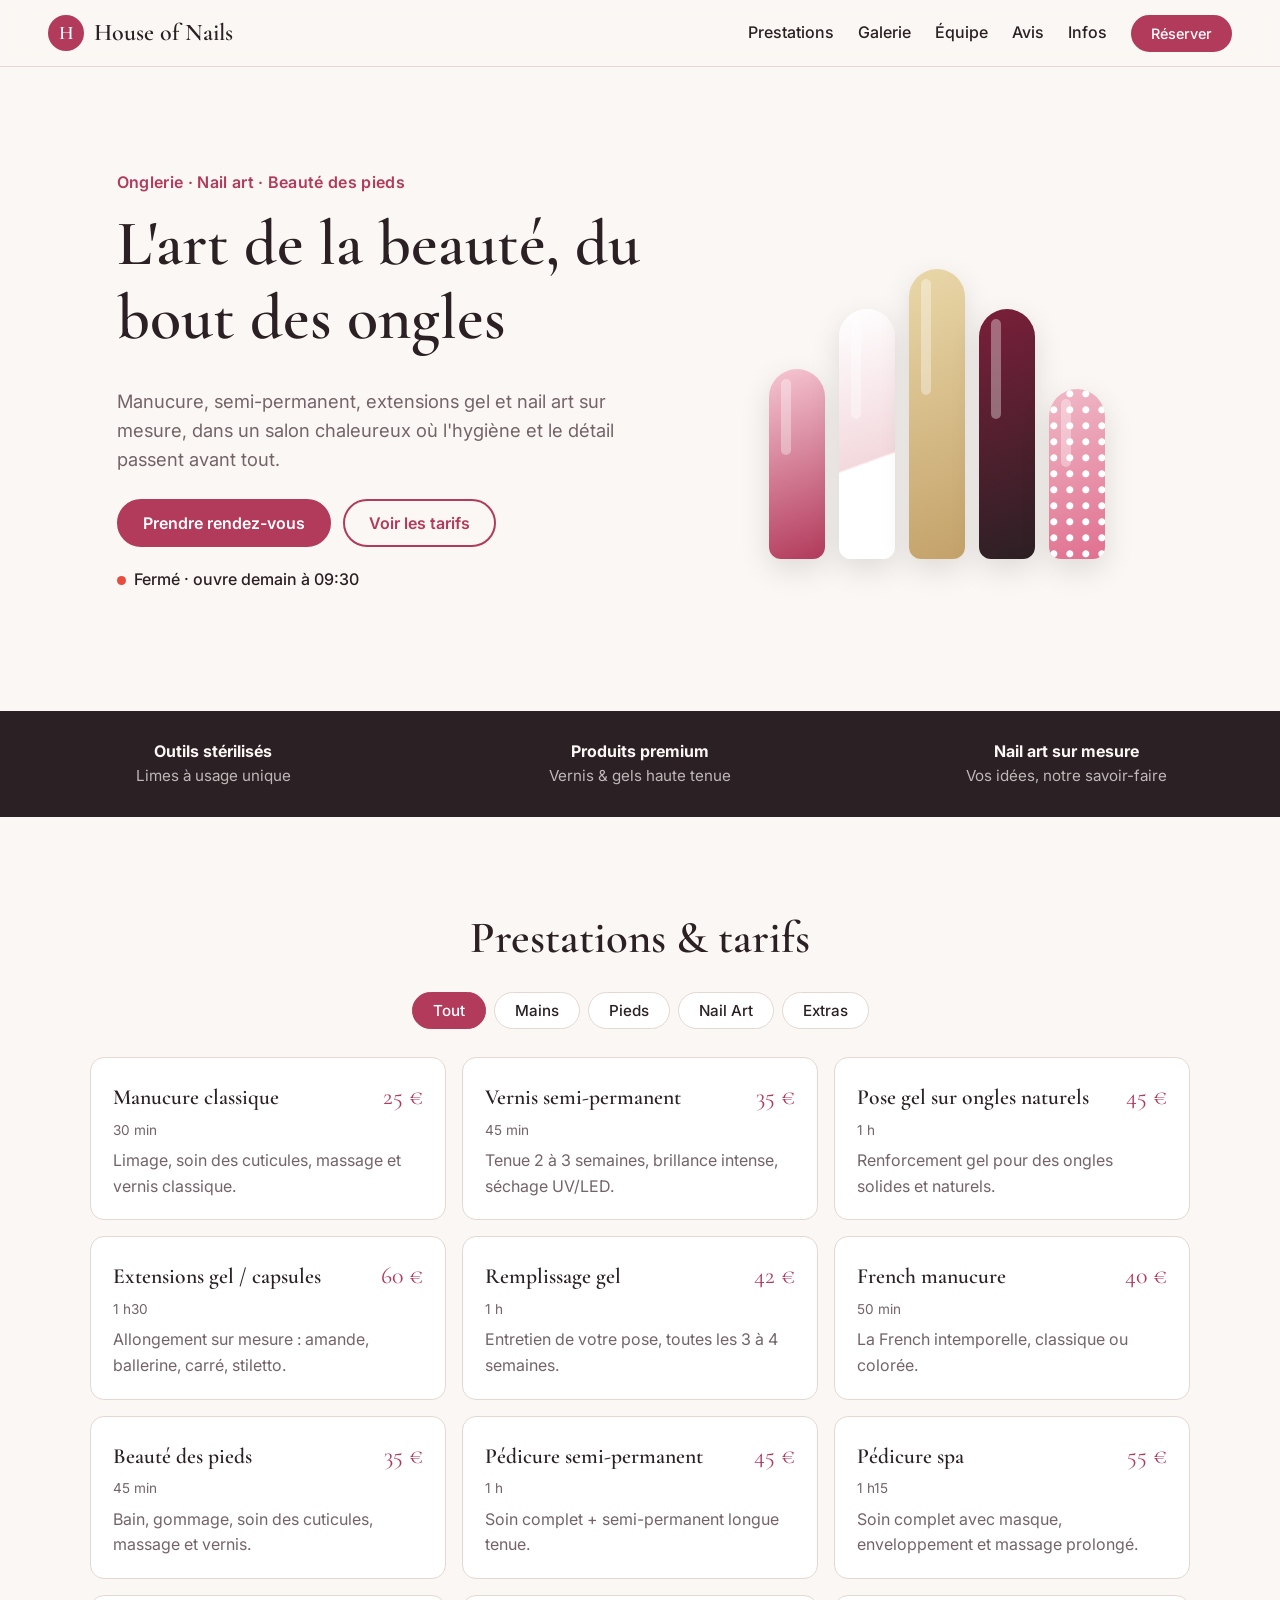
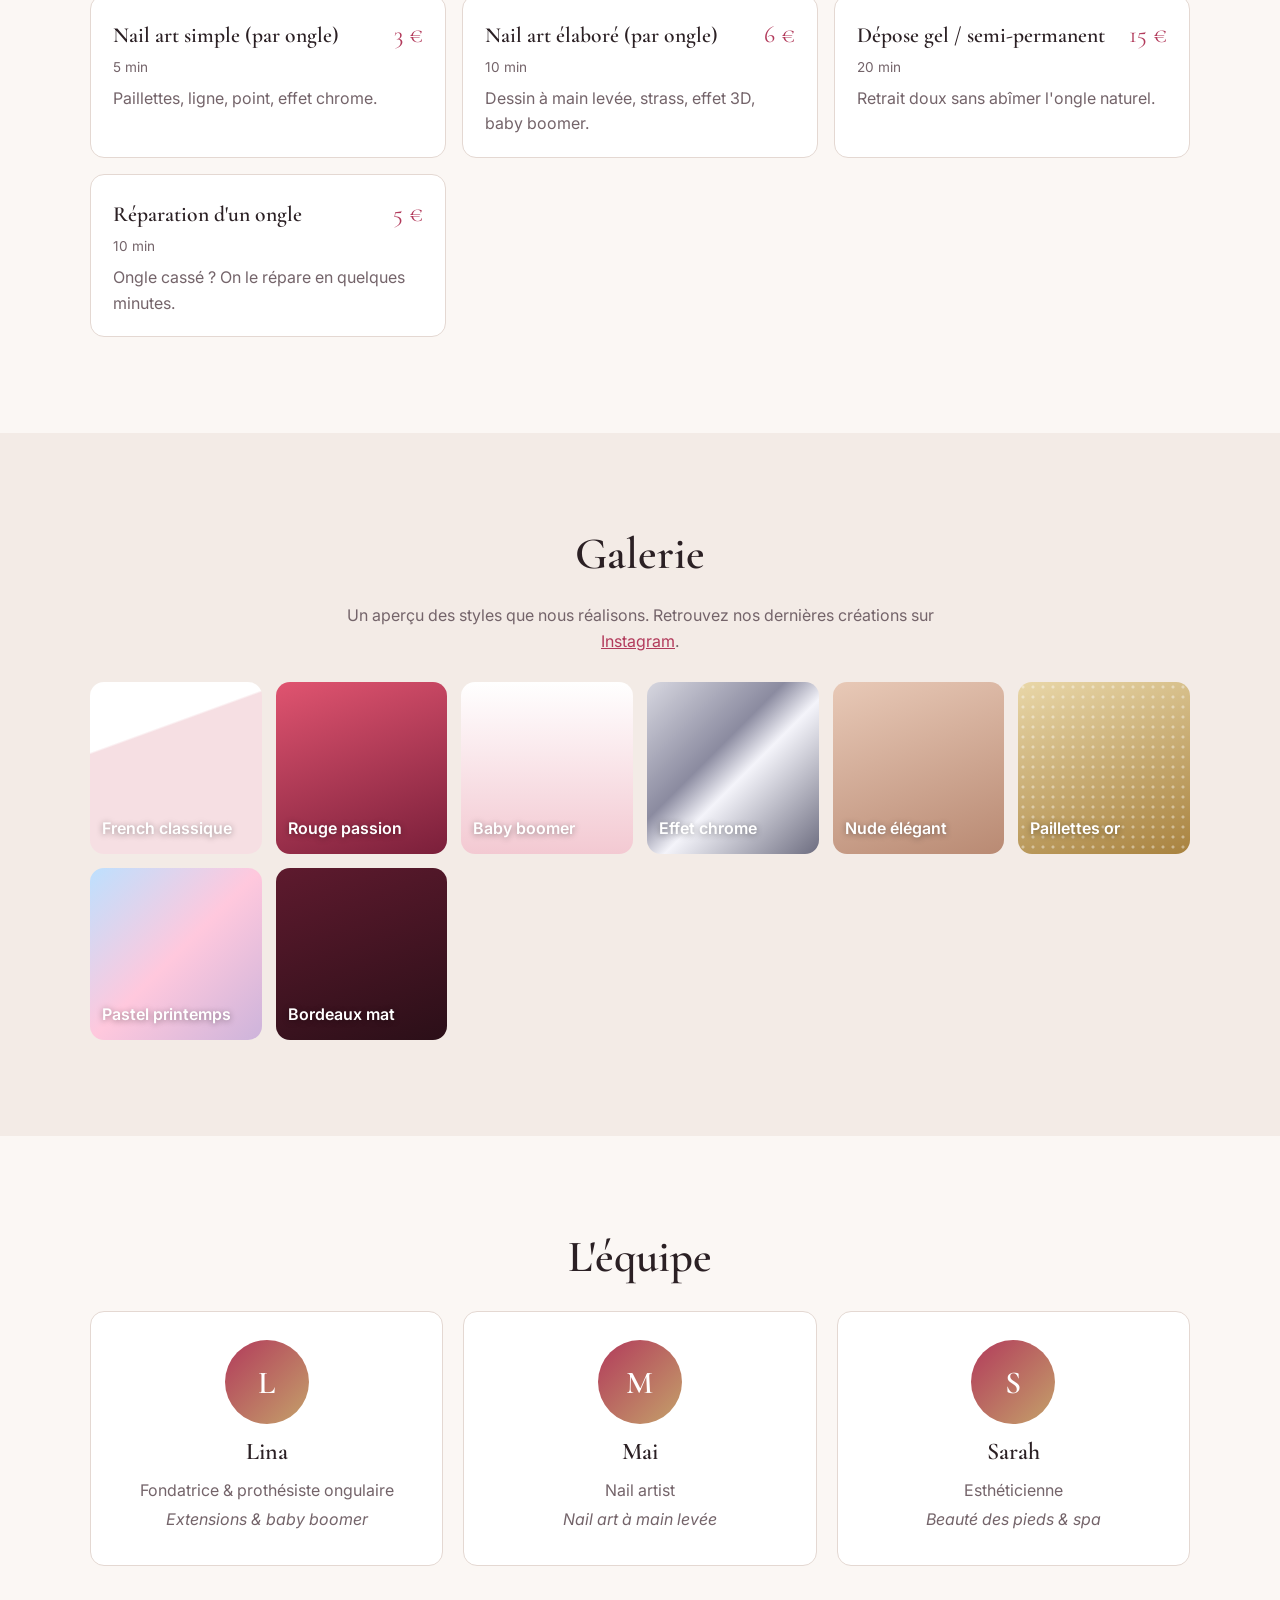
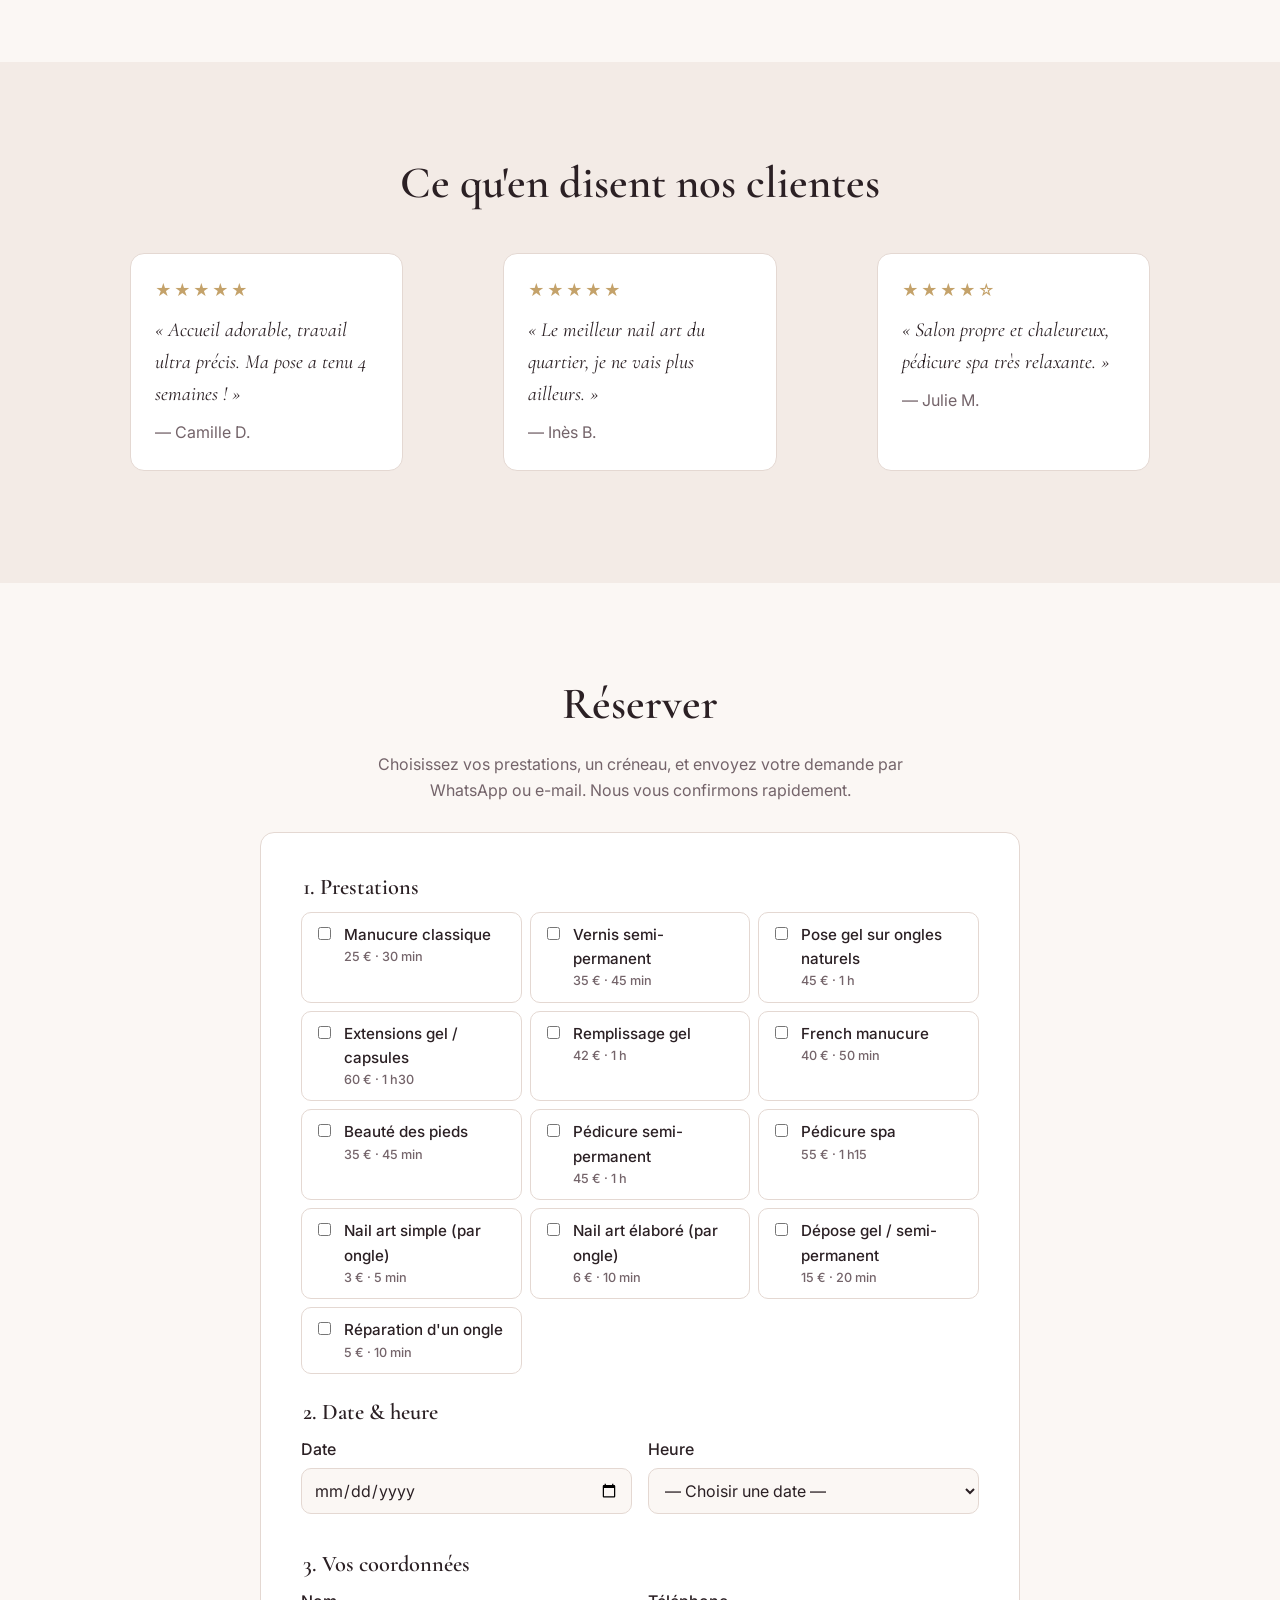
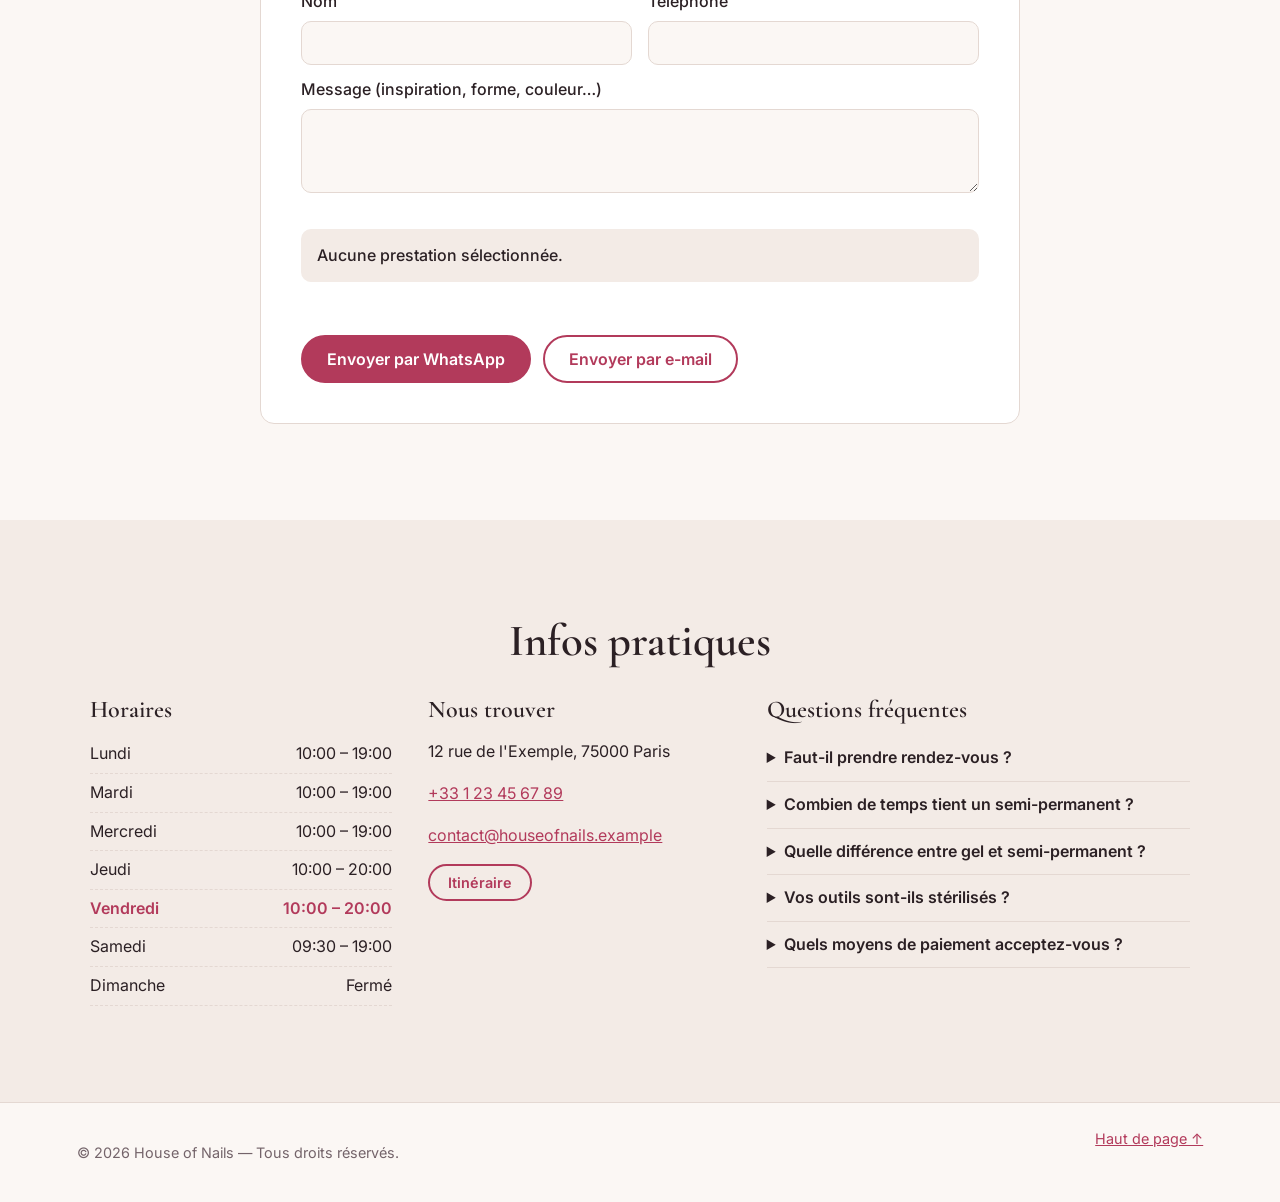
<file: index.html>
<!doctype html>
<html lang="fr">
<head>
  <meta charset="utf-8">
  <meta name="viewport" content="width=device-width, initial-scale=1">
  <title>House of Nails — Onglerie & Nail Art</title>
  <meta name="description" content="House of Nails : manucure, semi-permanent, extensions gel, nail art et beauté des pieds. Réservez en ligne.">
  <link rel="preconnect" href="https://fonts.googleapis.com">
  <link rel="preconnect" href="https://fonts.gstatic.com" crossorigin>
  <link href="https://fonts.googleapis.com/css2?family=Cormorant+Garamond:ital,wght@0,500;0,600;1,500&family=Inter:wght@400;500;600&display=swap" rel="stylesheet">
  <link rel="stylesheet" href="styles.css">
</head>
<body>
  <header class="nav" id="top">
    <a href="#top" class="logo"><span class="logo-mark">H</span><span data-bind="nom">House of Nails</span></a>
    <button class="burger" aria-label="Menu" aria-expanded="false"><span></span><span></span></button>
    <nav class="menu">
      <a href="#prestations">Prestations</a>
      <a href="#galerie">Galerie</a>
      <a href="#equipe">Équipe</a>
      <a href="#avis">Avis</a>
      <a href="#infos">Infos</a>
      <a href="#reserver" class="btn btn-small">Réserver</a>
    </nav>
  </header>

  <main>
    <section class="hero">
      <div class="hero-text">
        <p class="eyebrow">Onglerie · Nail art · Beauté des pieds</p>
        <h1 data-bind="slogan">L'art de la beauté, du bout des ongles</h1>
        <p class="lead">Manucure, semi-permanent, extensions gel et nail art sur mesure, dans un salon chaleureux où l'hygiène et le détail passent avant tout.</p>
        <div class="hero-cta">
          <a href="#reserver" class="btn">Prendre rendez-vous</a>
          <a href="#prestations" class="btn btn-ghost">Voir les tarifs</a>
        </div>
        <p class="status" id="open-status"></p>
      </div>
      <div class="hero-visual" aria-hidden="true">
        <div class="nail n1"></div><div class="nail n2"></div><div class="nail n3"></div>
        <div class="nail n4"></div><div class="nail n5"></div>
      </div>
    </section>

    <section class="strip">
      <div><strong>Outils stérilisés</strong><span>Limes à usage unique</span></div>
      <div><strong>Produits premium</strong><span>Vernis & gels haute tenue</span></div>
      <div><strong>Nail art sur mesure</strong><span>Vos idées, notre savoir-faire</span></div>
    </section>

    <section id="prestations" class="section">
      <h2>Prestations & tarifs</h2>
      <div class="tabs" role="tablist" id="tabs"></div>
      <div class="services" id="services"></div>
    </section>

    <section id="galerie" class="section alt">
      <h2>Galerie</h2>
      <p class="sub">Un aperçu des styles que nous réalisons. Retrouvez nos dernières créations sur <a id="insta-link" href="#" target="_blank" rel="noopener">Instagram</a>.</p>
      <div class="gallery" id="gallery"></div>
    </section>

    <section id="equipe" class="section">
      <h2>L'équipe</h2>
      <div class="team" id="team"></div>
    </section>

    <section id="avis" class="section alt">
      <h2>Ce qu'en disent nos clientes</h2>
      <div class="reviews" id="reviews"></div>
    </section>

    <section id="reserver" class="section">
      <h2>Réserver</h2>
      <p class="sub">Choisissez vos prestations, un créneau, et envoyez votre demande par WhatsApp ou e-mail. Nous vous confirmons rapidement.</p>
      <form class="booking" id="booking" novalidate>
        <fieldset>
          <legend>1. Prestations</legend>
          <div class="checks" id="booking-services"></div>
        </fieldset>
        <fieldset>
          <legend>2. Date & heure</legend>
          <div class="row">
            <label>Date<input type="date" name="date" required></label>
            <label>Heure<select name="heure" required><option value="">— Choisir une date —</option></select></label>
          </div>
        </fieldset>
        <fieldset>
          <legend>3. Vos coordonnées</legend>
          <div class="row">
            <label>Nom<input type="text" name="nom" autocomplete="name" required></label>
            <label>Téléphone<input type="tel" name="tel" autocomplete="tel" required></label>
          </div>
          <label>Message (inspiration, forme, couleur…)<textarea name="message" rows="3"></textarea></label>
        </fieldset>
        <div class="summary" id="summary">Aucune prestation sélectionnée.</div>
        <p class="error" id="form-error" role="alert"></p>
        <div class="hero-cta">
          <button type="submit" class="btn" data-via="whatsapp">Envoyer par WhatsApp</button>
          <button type="submit" class="btn btn-ghost" data-via="email">Envoyer par e-mail</button>
        </div>
      </form>
    </section>

    <section id="infos" class="section alt">
      <h2>Infos pratiques</h2>
      <div class="infos">
        <div>
          <h3>Horaires</h3>
          <ul class="hours" id="hours"></ul>
        </div>
        <div>
          <h3>Nous trouver</h3>
          <p data-bind="adresse"></p>
          <p><a id="tel-link" href="#"></a></p>
          <p><a id="mail-link" href="#"></a></p>
          <a class="btn btn-ghost btn-small" id="maps-link" target="_blank" rel="noopener">Itinéraire</a>
        </div>
        <div>
          <h3>Questions fréquentes</h3>
          <div class="faq" id="faq"></div>
        </div>
      </div>
    </section>
  </main>

  <footer class="footer">
    <p>© <span id="year"></span> <span data-bind="nom">House of Nails</span> — Tous droits réservés.</p>
    <a href="#top">Haut de page ↑</a>
  </footer>

  <script src="config.js"></script>
  <script src="script.js"></script>
</body>
</html>
</file>
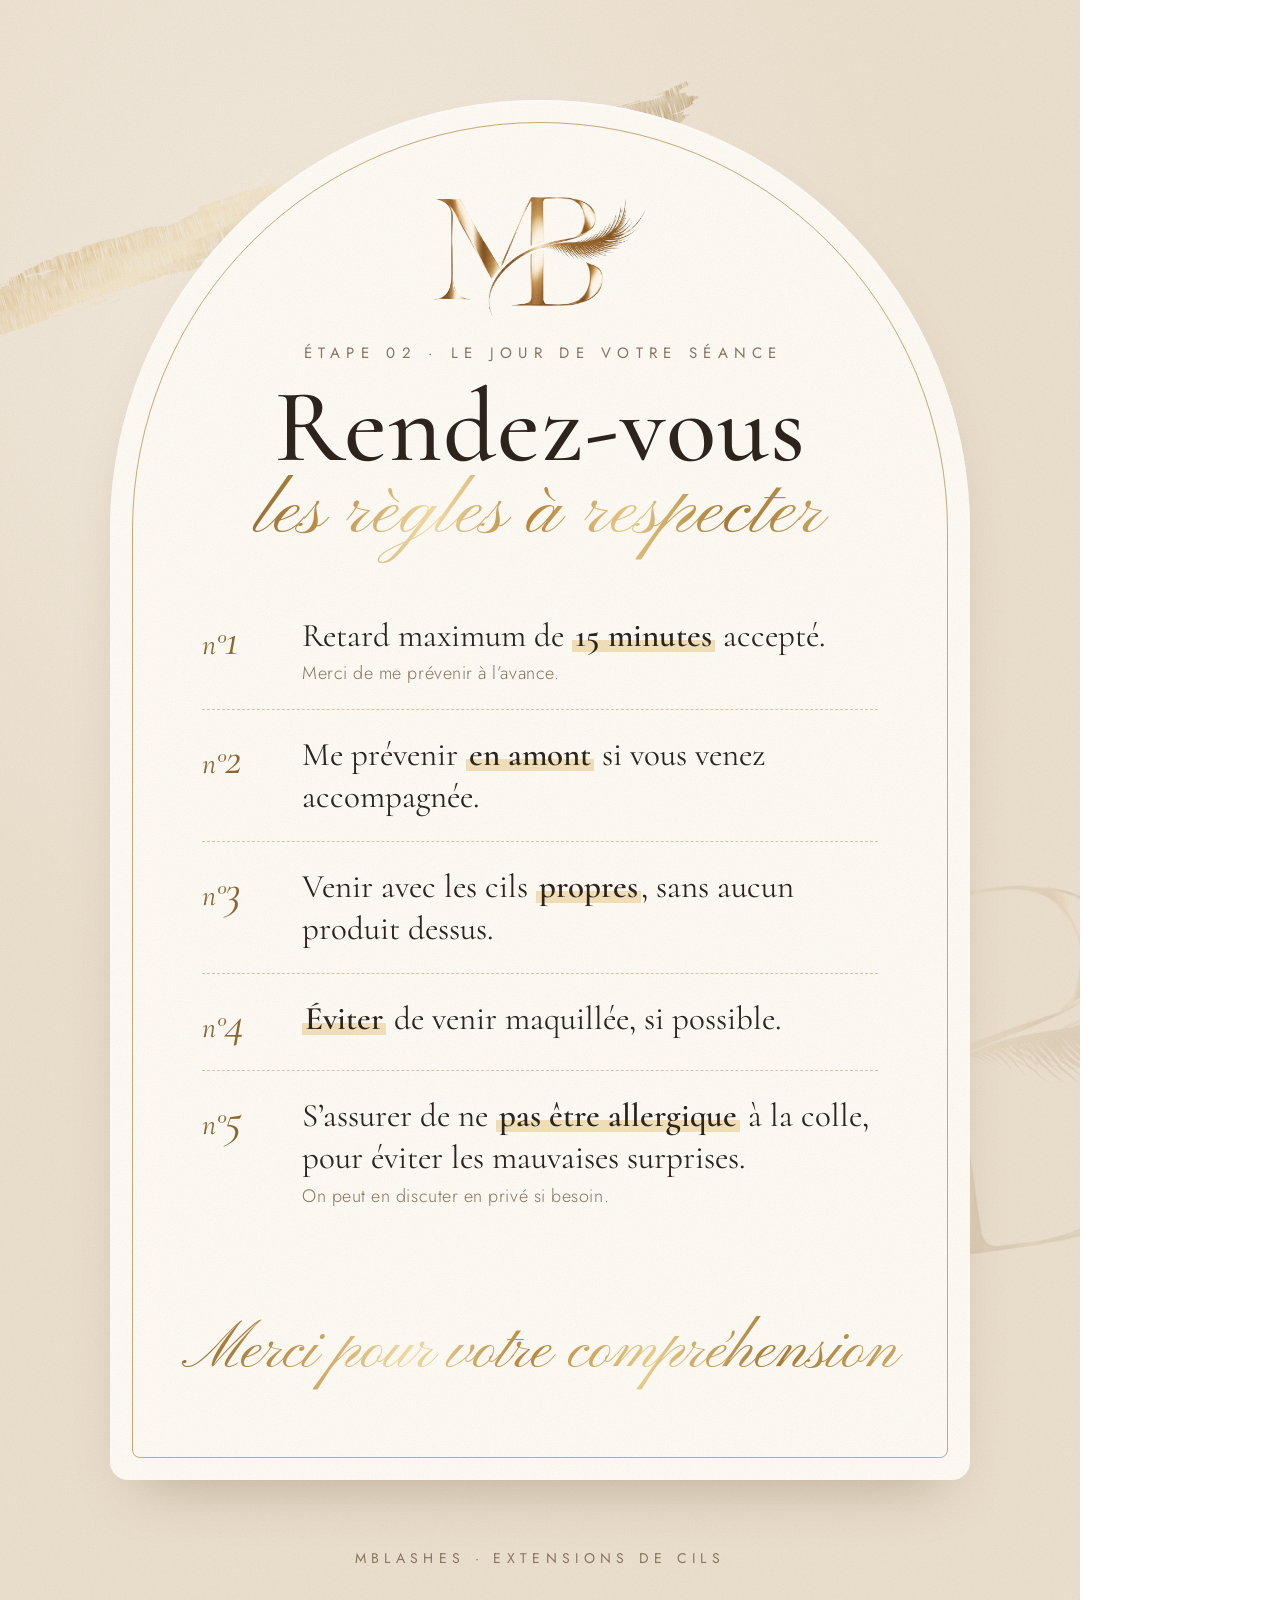
<file: affiche/conditions-v3.html>
<!doctype html>
<html lang="fr">
<head>
<meta charset="utf-8">
<title>MBLashes Conditions</title>
<link href="https://fonts.googleapis.com/css2?family=Cormorant:ital,wght@0,400;0,500;0,600;1,400;1,500&family=Pinyon+Script&family=Jost:wght@300;400&display=swap" rel="stylesheet">
<style>
  :root{--ink:#2d241c;--muted:#8a7762;--sand:#ece1d0;--card:#fffcf7;--gold:#b48a45;--gold-d:#8d6930;
    --foil:linear-gradient(105deg,#8a652a 0%,#c69a52 18%,#f3dfa6 33%,#b9883d 48%,#e9cd8a 64%,#a77c35 80%,#d8b66f 100%)}
  *{box-sizing:border-box;margin:0;padding:0}
  html,body{width:1080px;height:1620px}
  body{font-family:'Cormorant',serif;color:var(--ink);overflow:hidden}
  .poster{position:relative;width:1080px;height:1620px;overflow:hidden;
    background:radial-gradient(ellipse 80% 60% at 30% 20%,#f4ecdf,transparent 70%),var(--sand)}
  .grain{position:absolute;inset:0;mix-blend-mode:multiply;opacity:.6;z-index:30;pointer-events:none}
  .foil{background:var(--foil);-webkit-background-clip:text;background-clip:text;color:transparent}

  .water{position:absolute;right:-230px;bottom:330px;width:720px;opacity:.13;transform:rotate(-8deg);z-index:1}
  .brush{position:absolute;top:120px;left:-160px;width:900px;transform:rotate(-16deg);z-index:1}

  .arch{position:absolute;left:110px;right:110px;top:100px;height:1380px;background:var(--card);
    border-radius:430px 430px 18px 18px;box-shadow:0 30px 60px -30px rgba(90,64,30,.35),0 2px 0 rgba(255,255,255,.8) inset;z-index:2}
  .arch::before{content:"";position:absolute;inset:22px;border-radius:410px 410px 8px 8px;border:1.3px solid rgba(180,138,69,.7)}
  .inner{position:absolute;inset:0;padding:96px 92px 0;display:flex;flex-direction:column;align-items:center;z-index:3}

  .logo{height:120px}
  .kicker{margin-top:26px;font-family:'Jost';font-weight:400;font-size:15px;letter-spacing:.42em;color:var(--muted);padding-left:.42em}
  h1{margin-top:14px;font-weight:500;font-size:104px;line-height:.95;letter-spacing:.01em;text-align:center}
  h1 em{display:block;font-family:'Pinyon Script';font-style:normal;font-weight:400;font-size:80px;margin-top:-2px;white-space:nowrap;padding:0 20px 18px}

  ul{list-style:none;width:100%;margin-top:22px}
  li{display:flex;gap:26px;align-items:flex-start;padding:24px 0}
  li + li{border-top:1px dashed rgba(180,138,69,.45)}
  .k{flex:0 0 74px;font-family:'Cormorant';font-style:italic;font-size:30px;color:var(--gold-d);padding-top:4px;white-space:nowrap}
  .k span{font-size:46px;line-height:.9}
  .t{font-size:33px;line-height:1.26}
  .t b{font-weight:600;background:linear-gradient(transparent 62%,rgba(233,205,138,.55) 62%,rgba(233,205,138,.55) 92%,transparent 92%);padding:0 3px}
  .t small{display:block;font-family:'Jost';font-weight:300;font-size:18px;letter-spacing:.03em;color:var(--muted);margin-top:6px}

  .note{position:absolute;bottom:52px;z-index:5;left:0;right:0;text-align:center;font-family:'Jost';font-size:14px;letter-spacing:.38em;color:var(--muted)}
  .merci{position:absolute;left:0;right:0;bottom:72px;text-align:center;z-index:5}
  .merci div{display:inline-block;font-family:'Pinyon Script';font-size:64px;padding:0 20px 16px}
  .merci p{display:none}
</style>
</head>
<body>
<svg width="0" height="0" style="position:absolute"><defs>
  <linearGradient id="g" x1="0" y1="0" x2="1" y2=".3">
    <stop offset="0" stop-color="#8a652a"/><stop offset=".25" stop-color="#d1a65c"/><stop offset=".45" stop-color="#f3dfa6"/>
    <stop offset=".65" stop-color="#b9883d"/><stop offset=".85" stop-color="#e2c27c"/><stop offset="1" stop-color="#9c7433"/></linearGradient>
  <filter id="rough" x="-10%" y="-30%" width="120%" height="160%">
    <feTurbulence type="fractalNoise" baseFrequency=".012 .09" numOctaves="4" seed="11" result="n"/>
    <feDisplacementMap in="SourceGraphic" in2="n" scale="40" xChannelSelector="R" yChannelSelector="G" result="d"/>
    <feTurbulence type="fractalNoise" baseFrequency=".9 .04" numOctaves="2" seed="5" result="s"/>
    <feColorMatrix in="s" values="0 0 0 0 0  0 0 0 0 0  0 0 0 0 0  0 0 0 -2.2 1.55" result="st"/>
    <feComposite in="d" in2="st" operator="in"/></filter>
</defs></svg>

<div class="poster">
  <svg class="grain" width="1080" height="1620"><filter id="gr"><feTurbulence type="fractalNoise" baseFrequency=".85" numOctaves="3" stitchTiles="stitch"/><feColorMatrix values="0 0 0 0 .5  0 0 0 0 .42  0 0 0 0 .32  0 0 0 .2 0"/></filter><rect width="100%" height="100%" filter="url(#gr)"/></svg>

  <svg class="brush" viewBox="0 0 1000 200"><path filter="url(#rough)" fill="url(#g)" opacity=".55"
    d="M40 120 C 200 70, 420 60, 640 78 S 900 96, 960 88 C 970 112, 940 130, 900 128 C 700 120, 420 118, 230 140 C 140 150, 60 158, 40 120Z"/></svg>
  <img class="water" src="logo-mb.png" alt="">

  <div class="arch">
    <div class="inner">
      <img class="logo" src="logo-mb.png" alt="MB">
      <div class="kicker">ÉTAPE 02 · LE JOUR DE VOTRE SÉANCE</div>
      <h1>Rendez-vous<em class="foil">les règles à respecter</em></h1>

      <ul>
        <li><div class="k">n°<span>1</span></div>
          <p class="t">Retard maximum de <b>15 minutes</b> accepté.<small>Merci de me prévenir à l’avance.</small></p></li>
        <li><div class="k">n°<span>2</span></div>
          <p class="t">Me prévenir <b>en amont</b> si vous venez accompagnée.</p></li>
        <li><div class="k">n°<span>3</span></div>
          <p class="t">Venir avec les cils <b>propres</b>, sans aucun produit dessus.</p></li>
        <li><div class="k">n°<span>4</span></div>
          <p class="t"><b>Éviter</b> de venir maquillée, si possible.</p></li>
        <li><div class="k">n°<span>5</span></div>
          <p class="t">S’assurer de ne <b>pas être allergique</b> à la colle, pour éviter les mauvaises surprises.<small>On peut en discuter en privé si besoin.</small></p></li>
      </ul>
    </div>
    <div class="merci"><div class="foil">Merci pour votre compréhension</div><p>MBLASHES</p></div>
  </div>

  <div class="note">MBLASHES · EXTENSIONS DE CILS</div>
      
</div>
</body>
</html>
</file>
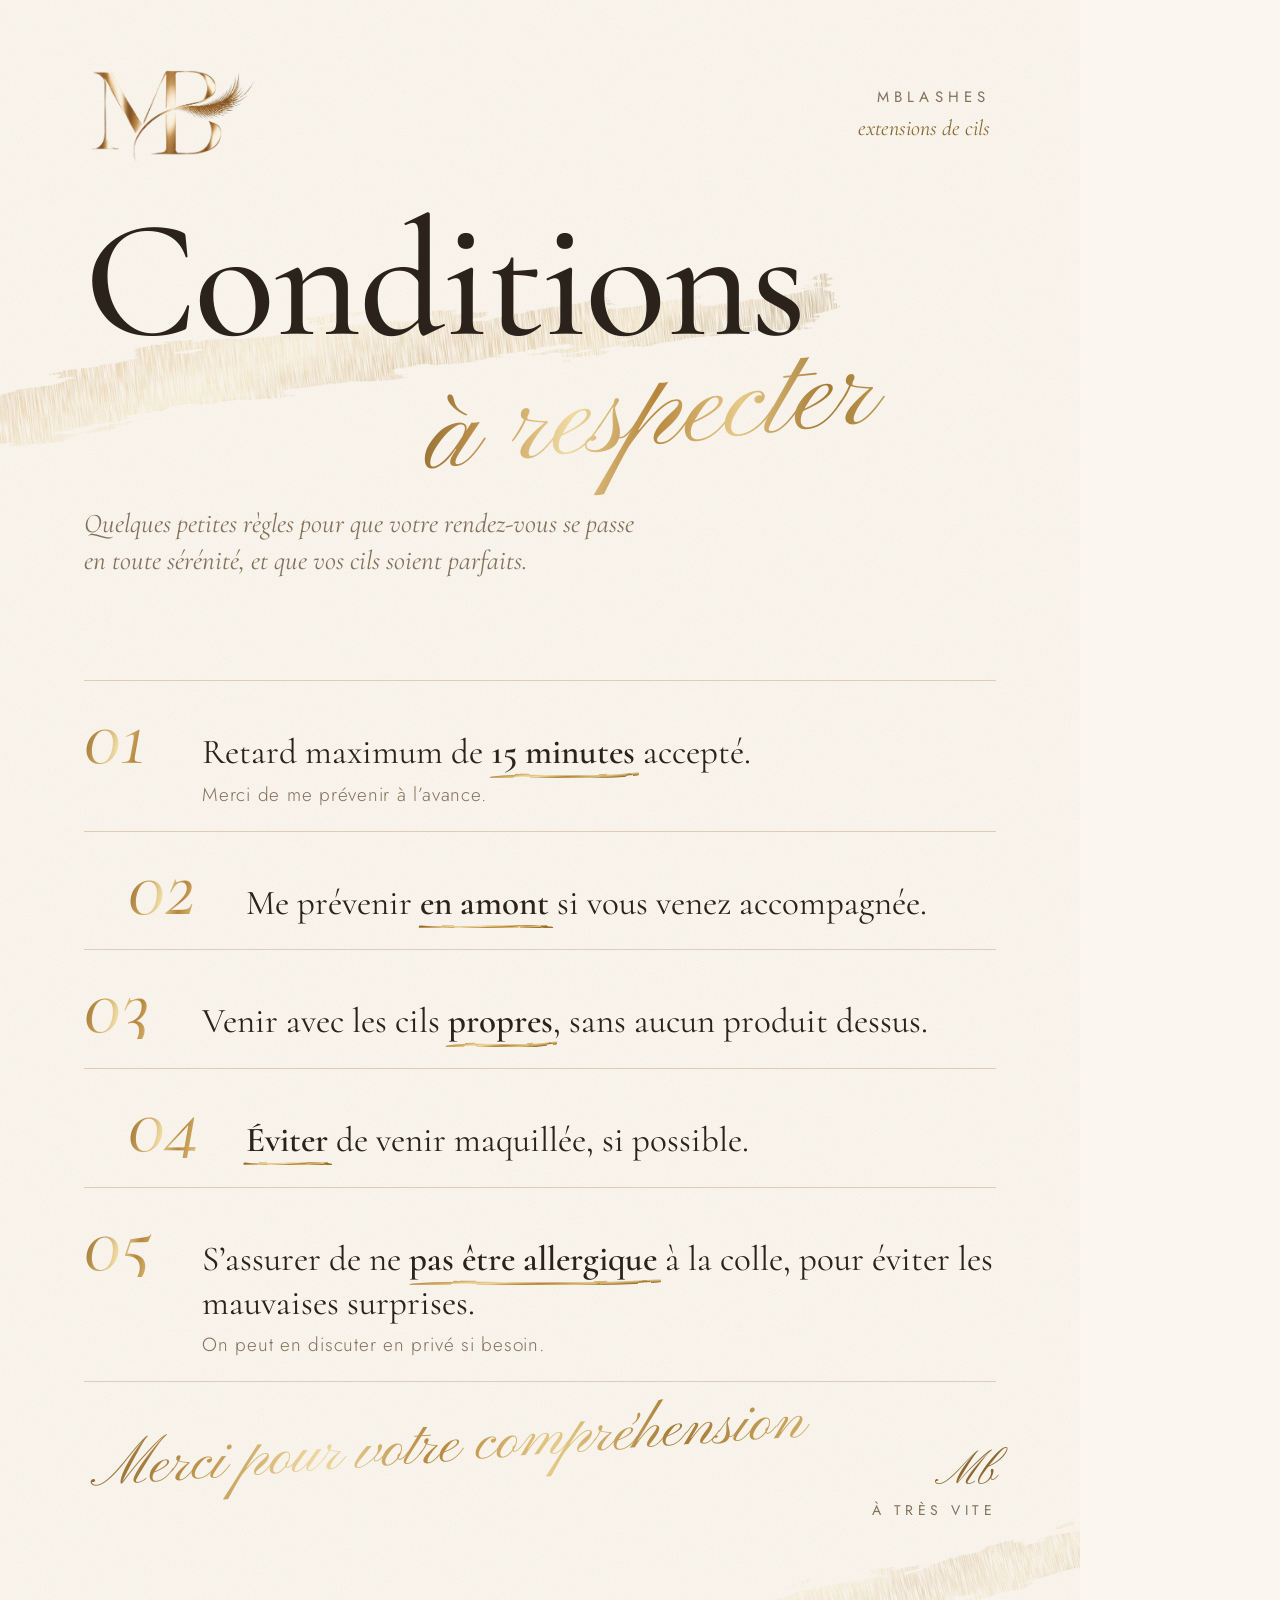
<file: affiche/conditions.html>
<!doctype html>
<html lang="fr">
<head>
<meta charset="utf-8">
<title>MBLashes Conditions</title>
<link href="https://fonts.googleapis.com/css2?family=Cormorant:ital,wght@0,400;0,500;0,600;1,400;1,500&family=Pinyon+Script&family=Jost:wght@300;400;500&display=swap" rel="stylesheet">
<style>
  :root{
    --ink:#2b221b; --muted:#85725d; --paper:#fbf7f0; --gold:#b48a45; --gold-d:#8d6930;
    --foil: linear-gradient(105deg,#8a652a 0%,#c69a52 18%,#f3dfa6 33%,#b9883d 48%,#e9cd8a 64%,#a77c35 80%,#d8b66f 100%);
  }
  *{box-sizing:border-box;margin:0;padding:0}
  html,body{width:1080px;height:1620px;background:var(--paper)}
  body{font-family:'Cormorant',serif;color:var(--ink);overflow:hidden}
  .poster{position:relative;width:1080px;height:1620px;overflow:hidden;background:var(--paper)}
  .grain{position:absolute;inset:0;pointer-events:none;mix-blend-mode:multiply;opacity:.55;z-index:20}
  .foil{background:var(--foil);-webkit-background-clip:text;background-clip:text;color:transparent}

  .brush{position:absolute;pointer-events:none}
  .b1{top:250px;left:-120px;width:1000px;transform:rotate(-7deg);opacity:.9}
  .b2{bottom:-60px;right:-140px;width:760px;transform:rotate(-14deg);opacity:.55}

  header{position:absolute;top:70px;left:90px;right:90px;display:flex;align-items:center;justify-content:space-between;z-index:5}
  header img{height:92px}
  header .tag{font-family:'Jost';font-weight:400;font-size:15px;letter-spacing:.34em;color:var(--muted);text-align:right;line-height:1.7}
  header .tag i{font-family:'Cormorant';font-style:italic;letter-spacing:0;font-size:22px;color:var(--gold-d)}

  .hero{position:absolute;top:205px;left:84px;z-index:5}
  .hero .big{font-family:'Cormorant';font-weight:500;font-size:168px;line-height:.9;letter-spacing:-.01em;color:var(--ink)}
  .hero .script{position:absolute;left:330px;top:128px;font-family:'Pinyon Script';font-size:128px;white-space:nowrap;
    transform:rotate(-6deg);padding:0 30px 30px 10px}
  .hero .lead{margin-top:150px;max-width:560px;font-size:27px;font-style:italic;color:var(--muted);line-height:1.35}

  ol{position:absolute;top:680px;left:84px;right:84px;list-style:none;z-index:5}
  li{display:grid;grid-template-columns:118px 1fr;align-items:baseline;padding:22px 0 24px;border-top:1px solid rgba(180,138,69,.35)}
  li:last-child{border-bottom:1px solid rgba(180,138,69,.35)}
  .n{font-family:'Cormorant';font-style:italic;font-weight:400;font-size:84px;line-height:.8}
  .t{font-size:35px;line-height:1.25}
  .t b{font-weight:600;position:relative;white-space:nowrap}
  .t b svg{position:absolute;left:-4px;bottom:-9px;width:calc(100% + 8px);height:14px;overflow:visible}
  .t small{display:block;font-family:'Jost';font-weight:300;font-size:19px;letter-spacing:.04em;color:var(--muted);margin-top:8px}
  li:nth-child(even){padding-left:44px}

  footer{position:absolute;left:84px;right:84px;bottom:96px;display:flex;align-items:flex-end;justify-content:space-between;z-index:5}
  footer .merci{font-family:'Pinyon Script';font-size:64px;white-space:nowrap;line-height:1;transform:rotate(-4deg);transform-origin:left bottom;padding:0 10px 20px}
  footer .sig{text-align:right;white-space:nowrap;font-family:'Jost';font-size:14px;letter-spacing:.32em;color:var(--muted);line-height:2}
  footer .sig span{font-family:'Pinyon Script';letter-spacing:0;font-size:46px;color:var(--gold-d);display:block;line-height:1}
</style>
</head>
<body>
<svg width="0" height="0" style="position:absolute">
  <defs>
    <linearGradient id="g" x1="0" y1="0" x2="1" y2=".3">
      <stop offset="0" stop-color="#8a652a"/><stop offset=".25" stop-color="#d1a65c"/><stop offset=".45" stop-color="#f3dfa6"/>
      <stop offset=".65" stop-color="#b9883d"/><stop offset=".85" stop-color="#e2c27c"/><stop offset="1" stop-color="#9c7433"/>
    </linearGradient>
    <filter id="rough" x="-10%" y="-30%" width="120%" height="160%">
      <feTurbulence type="fractalNoise" baseFrequency=".012 .09" numOctaves="4" seed="7" result="n"/>
      <feDisplacementMap in="SourceGraphic" in2="n" scale="38" xChannelSelector="R" yChannelSelector="G" result="d"/>
      <feTurbulence type="fractalNoise" baseFrequency=".9 .04" numOctaves="2" seed="3" result="s"/>
      <feColorMatrix in="s" type="matrix" values="0 0 0 0 0  0 0 0 0 0  0 0 0 0 0  0 0 0 -2.2 1.55" result="streaks"/>
      <feComposite in="d" in2="streaks" operator="in"/>
    </filter>
    <filter id="pencil"><feTurbulence baseFrequency=".05" numOctaves="2" seed="2"/><feDisplacementMap in="SourceGraphic" scale="3"/></filter>
    <symbol id="u1" viewBox="0 0 100 14" preserveAspectRatio="none"><path filter="url(#pencil)" d="M2 9 C 30 4, 60 12, 98 5" stroke="url(#g)" stroke-width="3" fill="none" stroke-linecap="round"/></symbol>
    <symbol id="u2" viewBox="0 0 100 14" preserveAspectRatio="none"><path filter="url(#pencil)" d="M2 7 C 35 11, 65 3, 98 8" stroke="url(#g)" stroke-width="3" fill="none" stroke-linecap="round"/></symbol>
  </defs>
</svg>

<div class="poster">
  <svg class="grain" width="1080" height="1620"><filter id="gr"><feTurbulence type="fractalNoise" baseFrequency=".85" numOctaves="3" stitchTiles="stitch"/><feColorMatrix values="0 0 0 0 .55  0 0 0 0 .47  0 0 0 0 .36  0 0 0 .22 0"/></filter><rect width="100%" height="100%" filter="url(#gr)"/></svg>

  <svg class="brush b1" viewBox="0 0 1000 200"><path filter="url(#rough)" fill="url(#g)" opacity=".42"
    d="M40 120 C 200 70, 420 60, 640 78 S 900 96, 960 88 C 970 112, 940 130, 900 128 C 700 120, 420 118, 230 140 C 140 150, 60 158, 40 120Z"/></svg>
  <svg class="brush b2" viewBox="0 0 1000 200"><path filter="url(#rough)" fill="url(#g)" opacity=".5"
    d="M30 110 C 250 60, 520 70, 760 80 S 960 92, 980 100 C 975 128, 900 140, 820 134 C 600 124, 380 130, 180 150 C 90 158, 40 140, 30 110Z"/></svg>

  <header>
    <img src="logo-mb.png" alt="MB">
    <div class="tag">MBLASHES<br><i>extensions de cils</i></div>
  </header>

  <section class="hero">
    <div class="big">Conditions</div>
    <div class="script foil">à respecter</div>
    <p class="lead">Quelques petites règles pour que votre rendez-vous se passe en toute sérénité, et que vos cils soient parfaits.</p>
  </section>

  <ol>
    <li><span class="n foil">01</span>
      <p class="t">Retard maximum de <b>15 minutes<svg><use href="#u1"/></svg></b> accepté.
      <small>Merci de me prévenir à l’avance.</small></p></li>
    <li><span class="n foil">02</span>
      <p class="t">Me prévenir <b>en amont<svg><use href="#u2"/></svg></b> si vous venez accompagnée.</p></li>
    <li><span class="n foil">03</span>
      <p class="t">Venir avec les cils <b>propres<svg><use href="#u1"/></svg></b>, sans aucun produit dessus.</p></li>
    <li><span class="n foil">04</span>
      <p class="t"><b>Éviter<svg><use href="#u2"/></svg></b> de venir maquillée, si possible.</p></li>
    <li><span class="n foil">05</span>
      <p class="t">S’assurer de ne <b>pas être allergique<svg><use href="#u1"/></svg></b> à la colle, pour éviter les mauvaises surprises.
      <small>On peut en discuter en privé si besoin.</small></p></li>
  </ol>

  <footer>
    <div class="merci foil">Merci pour votre compréhension</div>
    <div class="sig"><span>Mb</span>À TRÈS VITE</div>
  </footer>
</div>
</body>
</html>
</file>
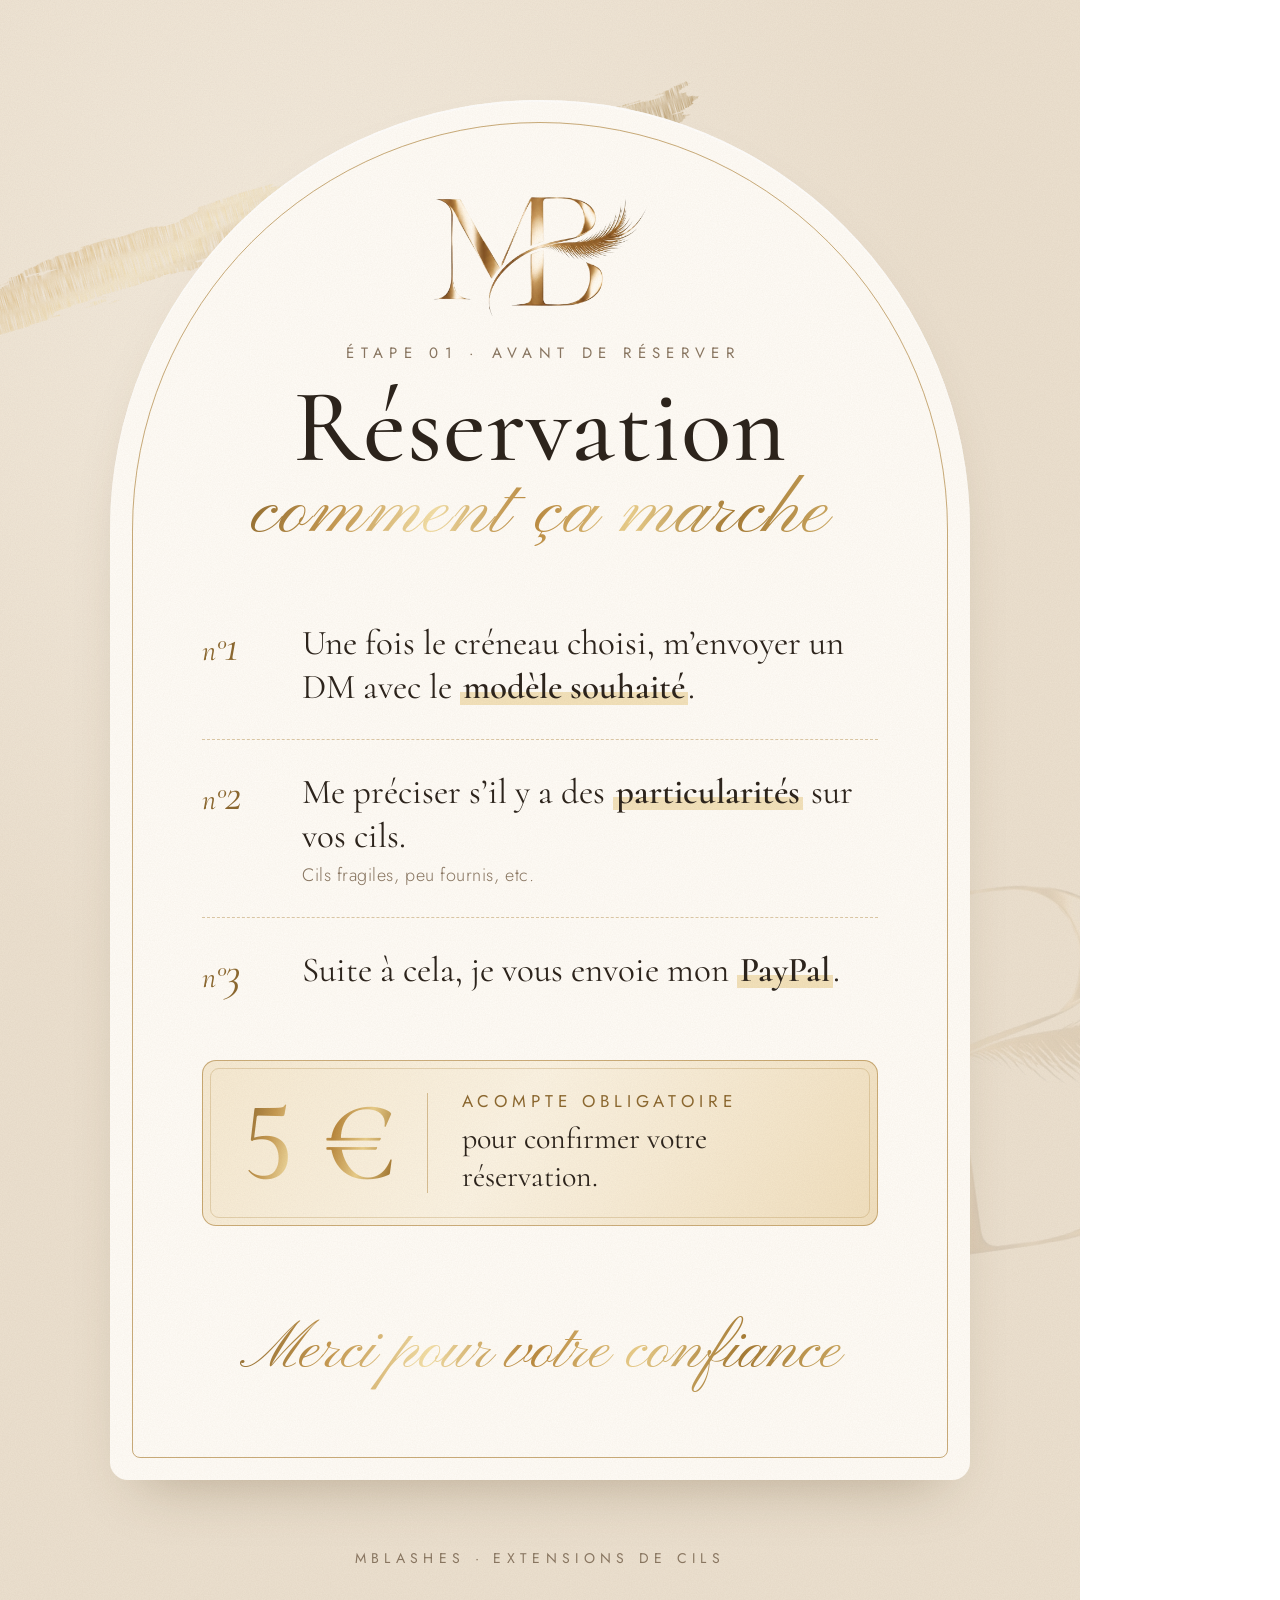
<file: affiche/reservation.html>
<!doctype html>
<html lang="fr">
<head>
<meta charset="utf-8">
<title>MBLashes Conditions</title>
<link href="https://fonts.googleapis.com/css2?family=Cormorant:ital,wght@0,400;0,500;0,600;1,400;1,500&family=Pinyon+Script&family=Jost:wght@300;400&display=swap" rel="stylesheet">
<style>
  :root{--ink:#2d241c;--muted:#8a7762;--sand:#ece1d0;--card:#fffcf7;--gold:#b48a45;--gold-d:#8d6930;
    --foil:linear-gradient(105deg,#8a652a 0%,#c69a52 18%,#f3dfa6 33%,#b9883d 48%,#e9cd8a 64%,#a77c35 80%,#d8b66f 100%)}
  *{box-sizing:border-box;margin:0;padding:0}
  html,body{width:1080px;height:1620px}
  body{font-family:'Cormorant',serif;color:var(--ink);overflow:hidden}
  .poster{position:relative;width:1080px;height:1620px;overflow:hidden;
    background:radial-gradient(ellipse 80% 60% at 30% 20%,#f4ecdf,transparent 70%),var(--sand)}
  .grain{position:absolute;inset:0;mix-blend-mode:multiply;opacity:.6;z-index:30;pointer-events:none}
  .foil{background:var(--foil);-webkit-background-clip:text;background-clip:text;color:transparent}

  .water{position:absolute;right:-230px;bottom:330px;width:720px;opacity:.13;transform:rotate(-8deg);z-index:1}
  .brush{position:absolute;top:120px;left:-160px;width:900px;transform:rotate(-16deg);z-index:1}

  .arch{position:absolute;left:110px;right:110px;top:100px;height:1380px;background:var(--card);
    border-radius:430px 430px 18px 18px;box-shadow:0 30px 60px -30px rgba(90,64,30,.35),0 2px 0 rgba(255,255,255,.8) inset;z-index:2}
  .arch::before{content:"";position:absolute;inset:22px;border-radius:410px 410px 8px 8px;border:1.3px solid rgba(180,138,69,.7)}
  .inner{position:absolute;inset:0;padding:96px 92px 0;display:flex;flex-direction:column;align-items:center;z-index:3}

  .logo{height:120px}
  .kicker{margin-top:26px;font-family:'Jost';font-weight:400;font-size:15px;letter-spacing:.42em;color:var(--muted);padding-left:.42em}
  h1{margin-top:14px;font-weight:500;font-size:104px;line-height:.95;letter-spacing:.01em;text-align:center}
  h1 em{display:block;font-family:'Pinyon Script';font-style:normal;font-weight:400;font-size:80px;margin-top:-2px;white-space:nowrap;padding:0 20px 18px}

  ul{list-style:none;width:100%;margin-top:22px}
  li{display:flex;gap:26px;align-items:flex-start;padding:30px 0}
  li + li{border-top:1px dashed rgba(180,138,69,.45)}
  .k{flex:0 0 74px;font-family:'Cormorant';font-style:italic;font-size:30px;color:var(--gold-d);padding-top:4px;white-space:nowrap}
  .k span{font-size:46px;line-height:.9}
  .t{font-size:35px;line-height:1.26}
  .t b{font-weight:600;background:linear-gradient(transparent 62%,rgba(233,205,138,.55) 62%,rgba(233,205,138,.55) 92%,transparent 92%);padding:0 3px}
  .t small{display:block;font-family:'Jost';font-weight:300;font-size:18px;letter-spacing:.03em;color:var(--muted);margin-top:6px}

  .note{position:absolute;bottom:52px;z-index:5;left:0;right:0;text-align:center;font-family:'Jost';font-size:14px;letter-spacing:.38em;color:var(--muted)}
  .merci{position:absolute;left:0;right:0;bottom:72px;text-align:center;z-index:5}
  .merci div{display:inline-block;font-family:'Pinyon Script';font-size:64px;padding:0 20px 16px}
  .merci p{display:none}
  .deposit{margin-top:34px;width:100%;display:flex;align-items:center;gap:34px;padding:30px 40px;border-radius:14px;
    background:linear-gradient(120deg,#f6ead2,#fbf3e3 45%,#f1e0bf);border:1.3px solid rgba(180,138,69,.65);position:relative}
  .deposit::after{content:"";position:absolute;inset:7px;border-radius:9px;border:1px solid rgba(180,138,69,.3)}
  .amt{font-family:'Cormorant';font-variant-numeric:lining-nums;font-weight:500;font-size:112px;line-height:.9;white-space:nowrap;padding-right:30px;border-right:1px solid rgba(180,138,69,.5)}
  .dt{font-size:30px;line-height:1.25;color:var(--ink)}
  .dt span{display:block;font-family:'Jost';font-weight:400;font-size:17px;letter-spacing:.3em;color:var(--gold-d);margin-bottom:8px}
</style>
</head>
<body>
<svg width="0" height="0" style="position:absolute"><defs>
  <linearGradient id="g" x1="0" y1="0" x2="1" y2=".3">
    <stop offset="0" stop-color="#8a652a"/><stop offset=".25" stop-color="#d1a65c"/><stop offset=".45" stop-color="#f3dfa6"/>
    <stop offset=".65" stop-color="#b9883d"/><stop offset=".85" stop-color="#e2c27c"/><stop offset="1" stop-color="#9c7433"/></linearGradient>
  <filter id="rough" x="-10%" y="-30%" width="120%" height="160%">
    <feTurbulence type="fractalNoise" baseFrequency=".012 .09" numOctaves="4" seed="11" result="n"/>
    <feDisplacementMap in="SourceGraphic" in2="n" scale="40" xChannelSelector="R" yChannelSelector="G" result="d"/>
    <feTurbulence type="fractalNoise" baseFrequency=".9 .04" numOctaves="2" seed="5" result="s"/>
    <feColorMatrix in="s" values="0 0 0 0 0  0 0 0 0 0  0 0 0 0 0  0 0 0 -2.2 1.55" result="st"/>
    <feComposite in="d" in2="st" operator="in"/></filter>
</defs></svg>

<div class="poster">
  <svg class="grain" width="1080" height="1620"><filter id="gr"><feTurbulence type="fractalNoise" baseFrequency=".85" numOctaves="3" stitchTiles="stitch"/><feColorMatrix values="0 0 0 0 .5  0 0 0 0 .42  0 0 0 0 .32  0 0 0 .2 0"/></filter><rect width="100%" height="100%" filter="url(#gr)"/></svg>

  <svg class="brush" viewBox="0 0 1000 200"><path filter="url(#rough)" fill="url(#g)" opacity=".55"
    d="M40 120 C 200 70, 420 60, 640 78 S 900 96, 960 88 C 970 112, 940 130, 900 128 C 700 120, 420 118, 230 140 C 140 150, 60 158, 40 120Z"/></svg>
  <img class="water" src="logo-mb.png" alt="">

  <div class="arch">
    <div class="inner">
      <img class="logo" src="logo-mb.png" alt="MB">
      <div class="kicker">ÉTAPE 01 · AVANT DE RÉSERVER</div>
      <h1>Réservation<em class="foil">comment ça marche</em></h1>

      <ul>
        <li><div class="k">n°<span>1</span></div>
          <p class="t">Une fois le créneau choisi, m’envoyer un DM avec le <b>modèle souhaité</b>.</p></li>
        <li><div class="k">n°<span>2</span></div>
          <p class="t">Me préciser s’il y a des <b>particularités</b> sur vos cils.<small>Cils fragiles, peu fournis, etc.</small></p></li>
        <li><div class="k">n°<span>3</span></div>
          <p class="t">Suite à cela, je vous envoie mon <b>PayPal</b>.</p></li>
      </ul>
      <div class="deposit">
        <div class="amt foil">5&nbsp;€</div>
        <div class="dt"><span>ACOMPTE OBLIGATOIRE</span>pour confirmer votre réservation.</div>
      </div>
    </div>
    <div class="merci"><div class="foil">Merci pour votre confiance</div><p>MBLASHES</p></div>
  </div>

  <div class="note">MBLASHES · EXTENSIONS DE CILS</div>
      
</div>
</body>
</html>
</file>
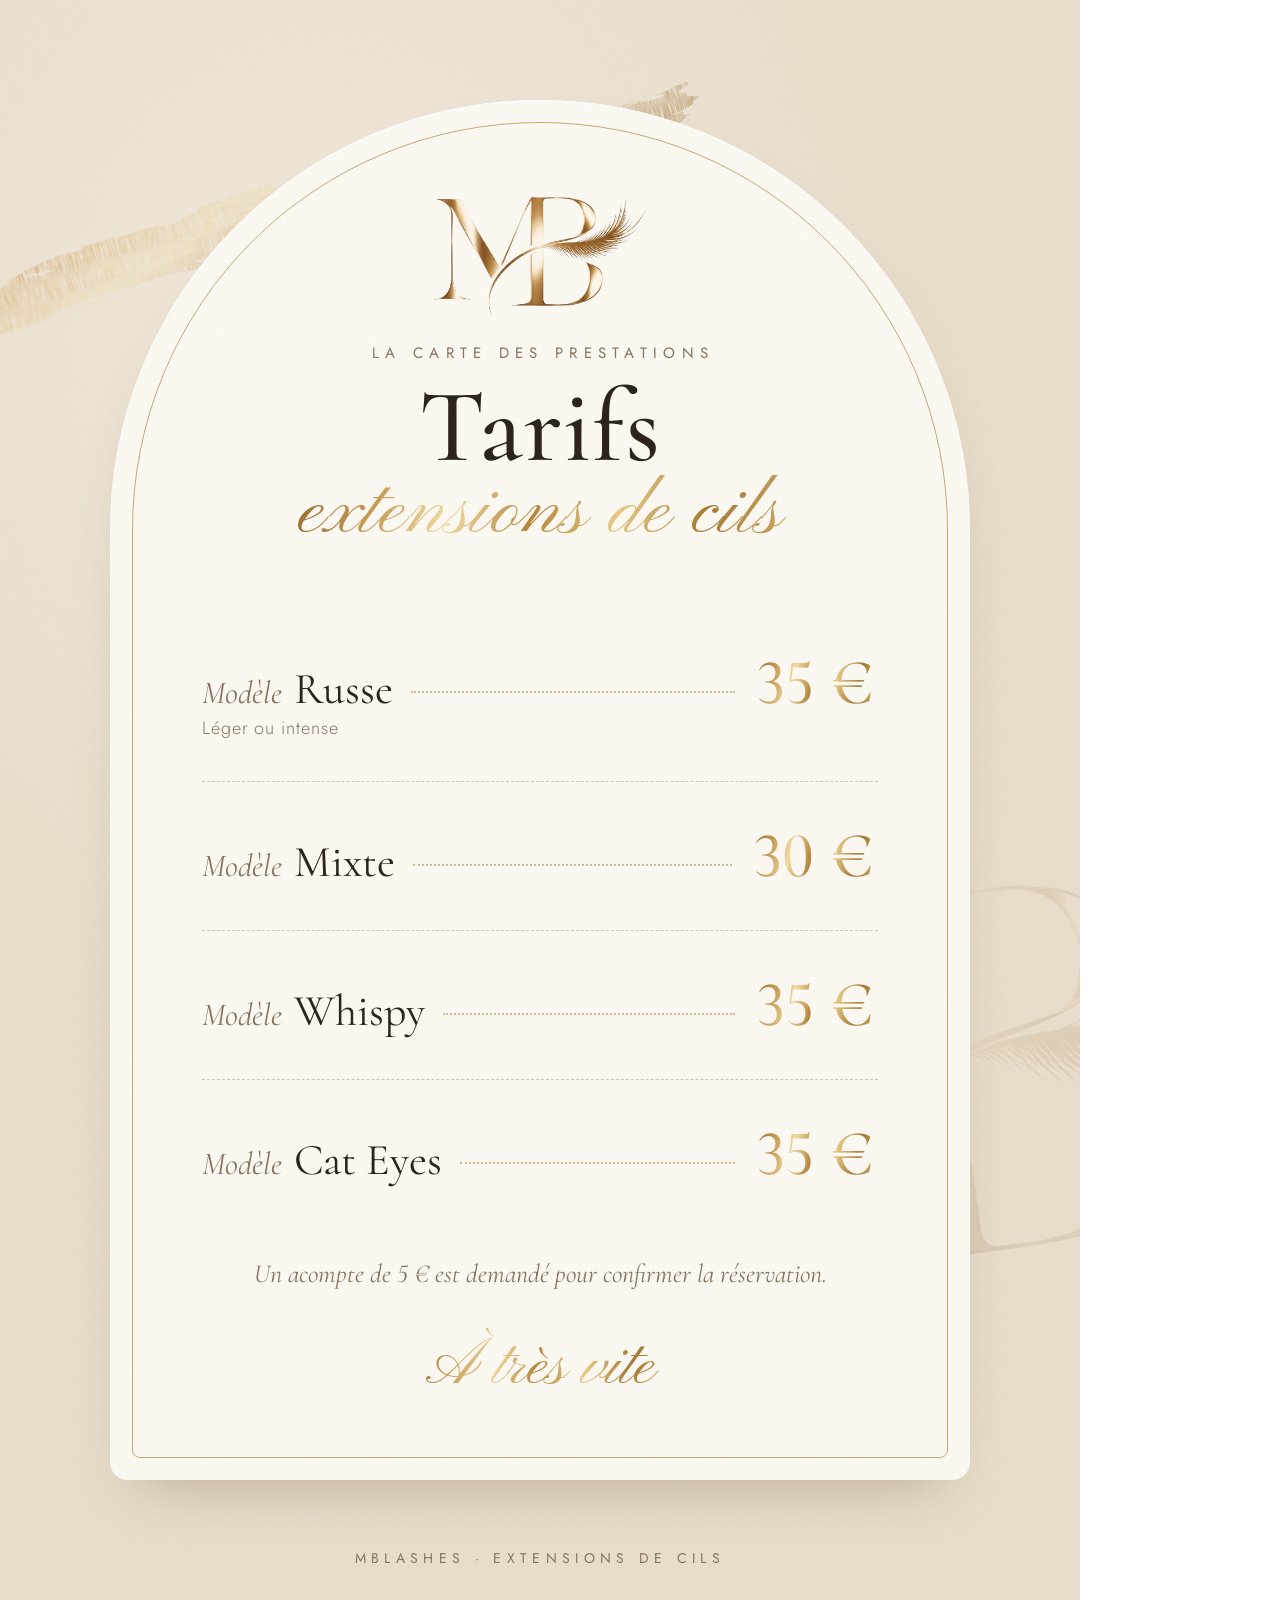
<file: affiche/tarifs.html>
<!doctype html>
<html lang="fr">
<head>
<meta charset="utf-8">
<title>MBLashes Conditions</title>
<link href="https://fonts.googleapis.com/css2?family=Cormorant:ital,wght@0,400;0,500;0,600;1,400;1,500&family=Pinyon+Script&family=Jost:wght@300;400&display=swap" rel="stylesheet">
<style>
  :root{--ink:#2d241c;--muted:#8a7762;--sand:#ece1d0;--card:#fffcf7;--gold:#b48a45;--gold-d:#8d6930;
    --foil:linear-gradient(105deg,#8a652a 0%,#c69a52 18%,#f3dfa6 33%,#b9883d 48%,#e9cd8a 64%,#a77c35 80%,#d8b66f 100%)}
  *{box-sizing:border-box;margin:0;padding:0}
  html,body{width:1080px;height:1620px}
  body{font-family:'Cormorant',serif;color:var(--ink);overflow:hidden}
  .poster{position:relative;width:1080px;height:1620px;overflow:hidden;
    background:radial-gradient(ellipse 80% 60% at 30% 20%,#f4ecdf,transparent 70%),var(--sand)}
  .grain{position:absolute;inset:0;mix-blend-mode:multiply;opacity:.6;z-index:30;pointer-events:none}
  .foil{background:var(--foil);-webkit-background-clip:text;background-clip:text;color:transparent}

  .water{position:absolute;right:-230px;bottom:330px;width:720px;opacity:.13;transform:rotate(-8deg);z-index:1}
  .brush{position:absolute;top:120px;left:-160px;width:900px;transform:rotate(-16deg);z-index:1}

  .arch{position:absolute;left:110px;right:110px;top:100px;height:1380px;background:var(--card);
    border-radius:430px 430px 18px 18px;box-shadow:0 30px 60px -30px rgba(90,64,30,.35),0 2px 0 rgba(255,255,255,.8) inset;z-index:2}
  .arch::before{content:"";position:absolute;inset:22px;border-radius:410px 410px 8px 8px;border:1.3px solid rgba(180,138,69,.7)}
  .inner{position:absolute;inset:0;padding:96px 92px 0;display:flex;flex-direction:column;align-items:center;z-index:3}

  .logo{height:120px}
  .kicker{margin-top:26px;font-family:'Jost';font-weight:400;font-size:15px;letter-spacing:.42em;color:var(--muted);padding-left:.42em}
  h1{margin-top:14px;font-weight:500;font-size:104px;line-height:.95;letter-spacing:.01em;text-align:center}
  h1 em{display:block;font-family:'Pinyon Script';font-style:normal;font-weight:400;font-size:80px;margin-top:-2px;white-space:nowrap;padding:0 20px 18px}

  ul{list-style:none;width:100%;margin-top:22px}
  li{display:flex;gap:26px;align-items:flex-start;padding:30px 0}
  li + li{border-top:1px dashed rgba(180,138,69,.45)}
  .k{flex:0 0 74px;font-family:'Cormorant';font-style:italic;font-size:30px;color:var(--gold-d);padding-top:4px;white-space:nowrap}
  .k span{font-size:46px;line-height:.9}
  .t{font-size:35px;line-height:1.26}
  .t b{font-weight:600;background:linear-gradient(transparent 62%,rgba(233,205,138,.55) 62%,rgba(233,205,138,.55) 92%,transparent 92%);padding:0 3px}
  .t small{display:block;font-family:'Jost';font-weight:300;font-size:18px;letter-spacing:.03em;color:var(--muted);margin-top:6px}

  .note{position:absolute;bottom:52px;z-index:5;left:0;right:0;text-align:center;font-family:'Jost';font-size:14px;letter-spacing:.38em;color:var(--muted)}
  .merci{position:absolute;left:0;right:0;bottom:56px;text-align:center;z-index:5}
  .merci div{display:inline-block;font-family:'Pinyon Script';font-size:64px;padding:0 20px 16px}
  .merci p{display:none}
  .deposit{margin-top:34px;width:100%;display:flex;align-items:center;gap:34px;padding:30px 40px;border-radius:14px;
    background:linear-gradient(120deg,#f6ead2,#fbf3e3 45%,#f1e0bf);border:1.3px solid rgba(180,138,69,.65);position:relative}
  .deposit::after{content:"";position:absolute;inset:7px;border-radius:9px;border:1px solid rgba(180,138,69,.3)}
  .amt{font-family:'Cormorant';font-variant-numeric:lining-nums;font-weight:500;font-size:112px;line-height:.9;white-space:nowrap;padding-right:30px;border-right:1px solid rgba(180,138,69,.5)}
  .dt{font-size:30px;line-height:1.25;color:var(--ink)}
  .dt span{display:block;font-family:'Jost';font-weight:400;font-size:17px;letter-spacing:.3em;color:var(--gold-d);margin-bottom:8px}
  .menu{margin-top:40px}
  .menu li.p{display:flex;align-items:baseline;gap:18px;padding:42px 0}
  .nm{font-size:44px;line-height:1.1;white-space:nowrap}
  .nm .m{font-style:italic;color:var(--muted);font-size:32px;margin-right:12px}
  .nm small{display:block;font-family:'Jost';font-weight:300;font-size:18px;letter-spacing:.05em;color:var(--muted);margin-top:6px}
  .lead{flex:1;border-bottom:2px dotted rgba(180,138,69,.55);transform:translateY(-10px);align-self:baseline}
  .pr{font-family:'Cormorant';font-weight:500;font-size:64px;line-height:1;font-variant-numeric:lining-nums;white-space:nowrap;padding:0 4px}
  .foot{margin-top:30px;font-variant-numeric:lining-nums;font-style:italic;font-size:26px;color:var(--muted);text-align:center}
</style>
</head>
<body>
<svg width="0" height="0" style="position:absolute"><defs>
  <linearGradient id="g" x1="0" y1="0" x2="1" y2=".3">
    <stop offset="0" stop-color="#8a652a"/><stop offset=".25" stop-color="#d1a65c"/><stop offset=".45" stop-color="#f3dfa6"/>
    <stop offset=".65" stop-color="#b9883d"/><stop offset=".85" stop-color="#e2c27c"/><stop offset="1" stop-color="#9c7433"/></linearGradient>
  <filter id="rough" x="-10%" y="-30%" width="120%" height="160%">
    <feTurbulence type="fractalNoise" baseFrequency=".012 .09" numOctaves="4" seed="11" result="n"/>
    <feDisplacementMap in="SourceGraphic" in2="n" scale="40" xChannelSelector="R" yChannelSelector="G" result="d"/>
    <feTurbulence type="fractalNoise" baseFrequency=".9 .04" numOctaves="2" seed="5" result="s"/>
    <feColorMatrix in="s" values="0 0 0 0 0  0 0 0 0 0  0 0 0 0 0  0 0 0 -2.2 1.55" result="st"/>
    <feComposite in="d" in2="st" operator="in"/></filter>
</defs></svg>

<div class="poster">
  <svg class="grain" width="1080" height="1620"><filter id="gr"><feTurbulence type="fractalNoise" baseFrequency=".85" numOctaves="3" stitchTiles="stitch"/><feColorMatrix values="0 0 0 0 .5  0 0 0 0 .42  0 0 0 0 .32  0 0 0 .2 0"/></filter><rect width="100%" height="100%" filter="url(#gr)"/></svg>

  <svg class="brush" viewBox="0 0 1000 200"><path filter="url(#rough)" fill="url(#g)" opacity=".55"
    d="M40 120 C 200 70, 420 60, 640 78 S 900 96, 960 88 C 970 112, 940 130, 900 128 C 700 120, 420 118, 230 140 C 140 150, 60 158, 40 120Z"/></svg>
  <img class="water" src="logo-mb.png" alt="">

  <div class="arch">
    <div class="inner">
      <img class="logo" src="logo-mb.png" alt="MB">
      <div class="kicker">LA CARTE DES PRESTATIONS</div>
      <h1>Tarifs<em class="foil">extensions de cils</em></h1>

      <ul class="menu">
        <li class="p"><div class="nm"><span class="m">Modèle</span>Russe<small>Léger ou intense</small></div><div class="lead"></div><div class="pr foil">35&nbsp;€</div></li>
        <li class="p"><div class="nm"><span class="m">Modèle</span>Mixte</div><div class="lead"></div><div class="pr foil">30&nbsp;€</div></li>
        <li class="p"><div class="nm"><span class="m">Modèle</span>Whispy</div><div class="lead"></div><div class="pr foil">35&nbsp;€</div></li>
        <li class="p"><div class="nm"><span class="m">Modèle</span>Cat Eyes</div><div class="lead"></div><div class="pr foil">35&nbsp;€</div></li>
      </ul>
      <p class="foot">Un acompte de 5&nbsp;€ est demandé pour confirmer la réservation.</p>
    </div>
    <div class="merci"><div class="foil">À très vite</div><p>MBLASHES</p></div>
  </div>

  <div class="note">MBLASHES · EXTENSIONS DE CILS</div>
      
</div>
</body>
</html>
</file>
<file: styles.css>
:root {
  --bg: #fbf7f4;
  --bg-alt: #f3ebe6;
  --ink: #2b2024;
  --muted: #74646a;
  --accent: #b23a5b;
  --accent-ink: #fff;
  --gold: #c4a26a;
  --line: #e4d8d2;
  --card: #fff;
  --radius: 14px;
  --serif: "Cormorant Garamond", Georgia, serif;
  --sans: "Inter", system-ui, sans-serif;
}
@media (prefers-color-scheme: dark) {
  :root {
    --bg: #1a1416; --bg-alt: #221a1d; --ink: #f3e9ec; --muted: #b5a3a9;
    --accent: #e0708f; --accent-ink: #1a1416; --line: #3a2e32; --card: #261d20;
  }
}

* { box-sizing: border-box; }
html { scroll-behavior: smooth; }
body { margin: 0; background: var(--bg); color: var(--ink); font: 16px/1.6 var(--sans); }
a { color: var(--accent); }
h1, h2, h3 { font-family: var(--serif); font-weight: 600; line-height: 1.15; margin: 0 0 .5em; }
h1 { font-size: clamp(2.4rem, 6vw, 4rem); }
h2 { font-size: clamp(2rem, 4vw, 2.8rem); text-align: center; }
h3 { font-size: 1.5rem; }

/* Nav */
.nav { position: sticky; top: 0; z-index: 10; display: flex; align-items: center; justify-content: space-between;
  padding: 14px clamp(16px, 4vw, 48px); background: color-mix(in srgb, var(--bg) 88%, transparent);
  backdrop-filter: blur(10px); border-bottom: 1px solid var(--line); }
.logo { display: flex; align-items: center; gap: 10px; text-decoration: none; color: var(--ink);
  font-family: var(--serif); font-size: 1.5rem; font-weight: 600; }
.logo-mark { display: grid; place-items: center; width: 36px; height: 36px; border-radius: 50%;
  background: var(--accent); color: var(--accent-ink); font-size: 1.2rem; }
.menu { display: flex; align-items: center; gap: 24px; }
.menu a { color: var(--ink); text-decoration: none; font-weight: 500; }
.menu a:hover { color: var(--accent); }
.burger { display: none; background: none; border: 0; padding: 8px; cursor: pointer; }
.burger span { display: block; width: 24px; height: 2px; background: var(--ink); margin: 5px 0; transition: .2s; }

/* Buttons */
.btn { display: inline-block; padding: 12px 24px; border-radius: 999px; border: 2px solid var(--accent);
  background: var(--accent); color: var(--accent-ink) !important; font: 600 1rem var(--sans);
  text-decoration: none; cursor: pointer; transition: transform .15s, opacity .15s; }
.btn:hover { transform: translateY(-1px); opacity: .92; }
.btn-ghost { background: transparent; color: var(--accent) !important; }
.btn-small { padding: 8px 18px; font-size: .9rem; }

/* Hero */
.hero { display: grid; grid-template-columns: 1.1fr .9fr; gap: 40px; align-items: center;
  padding: clamp(48px, 8vw, 110px) clamp(16px, 6vw, 80px); max-width: 1200px; margin: auto; }
.eyebrow { color: var(--accent); font-weight: 600; letter-spacing: .02em; margin: 0 0 12px; }
.lead { font-size: 1.15rem; color: var(--muted); max-width: 52ch; }
.hero-cta { display: flex; flex-wrap: wrap; gap: 12px; margin-top: 24px; }
.status { margin-top: 20px; font-weight: 500; }
.status .dot { display: inline-block; width: 9px; height: 9px; border-radius: 50%; margin-right: 8px; vertical-align: middle; }
.hero-visual { display: flex; justify-content: center; align-items: flex-end; gap: 14px; height: 340px; }
.nail { width: 56px; border-radius: 28px 28px 12px 12px; box-shadow: 0 10px 30px rgb(0 0 0 / .12);
  position: relative; animation: float 5s ease-in-out infinite; }
.nail::after { content: ""; position: absolute; top: 10px; left: 12px; width: 10px; height: 40%;
  border-radius: 10px; background: rgb(255 255 255 / .35); }
.n1 { height: 190px; background: linear-gradient(160deg, #f6c6d3, #b23a5b); }
.n2 { height: 250px; background: linear-gradient(160deg, #fff, #f3d9de 60%, #fff 61%); animation-delay: .4s; }
.n3 { height: 290px; background: linear-gradient(160deg, #e9d7a8, var(--gold)); animation-delay: .8s; }
.n4 { height: 250px; background: linear-gradient(160deg, #7a1f3a, #2b2024); animation-delay: 1.2s; }
.n5 { height: 170px; background: radial-gradient(circle at 30% 30%, #fff 0 3px, transparent 4px) 0 0/16px 16px,
  linear-gradient(160deg, #f0b9c8, #e0708f); animation-delay: 1.6s; }
@keyframes float { 50% { transform: translateY(-10px); } }
@media (prefers-reduced-motion: reduce) { .nail { animation: none; } html { scroll-behavior: auto; } }

/* Strip */
.strip { display: grid; grid-template-columns: repeat(3, 1fr); background: var(--ink); color: var(--bg); }
.strip div { padding: 28px 20px; text-align: center; display: flex; flex-direction: column; }
.strip span { opacity: .7; font-size: .95rem; }

/* Sections */
.section { padding: clamp(56px, 8vw, 96px) clamp(16px, 6vw, 80px); }
.section > * { max-width: 1100px; margin-left: auto; margin-right: auto; }
.alt { background: var(--bg-alt); }
.sub { text-align: center; color: var(--muted); max-width: 60ch; }

/* Services */
.tabs { display: flex; justify-content: center; flex-wrap: wrap; gap: 8px; margin: 28px auto; }
.tab { padding: 8px 20px; border-radius: 999px; border: 1px solid var(--line); background: var(--card);
  color: var(--ink); font: 500 .95rem var(--sans); cursor: pointer; }
.tab[aria-selected="true"] { background: var(--accent); border-color: var(--accent); color: var(--accent-ink); }
.services { display: grid; grid-template-columns: repeat(auto-fill, minmax(300px, 1fr)); gap: 16px; }
.service { background: var(--card); border: 1px solid var(--line); border-radius: var(--radius); padding: 20px 22px; }
.service-head { display: flex; justify-content: space-between; gap: 12px; align-items: baseline; }
.service h3 { font-size: 1.35rem; margin: 0; }
.price { font-family: var(--serif); font-size: 1.5rem; color: var(--accent); white-space: nowrap; }
.service p { color: var(--muted); margin: 6px 0 0; }
.duration { font-size: .85rem; color: var(--muted); }

/* Gallery */
.gallery { display: grid; grid-template-columns: repeat(auto-fill, minmax(160px, 1fr)); gap: 14px; margin-top: 28px; }
.tile { aspect-ratio: 1; border-radius: var(--radius); display: flex; align-items: flex-end; padding: 12px;
  color: #fff; font-weight: 600; text-shadow: 0 1px 6px rgb(0 0 0 / .4); overflow: hidden; transition: transform .2s; }
.tile:hover { transform: scale(1.03); }

/* Team */
.team { display: grid; grid-template-columns: repeat(auto-fit, minmax(220px, 1fr)); gap: 20px; margin-top: 28px; }
.member { text-align: center; background: var(--card); border: 1px solid var(--line); border-radius: var(--radius); padding: 28px 20px; }
.avatar { width: 84px; height: 84px; border-radius: 50%; margin: 0 auto 14px; display: grid; place-items: center;
  font: 600 2rem var(--serif); color: #fff; background: linear-gradient(135deg, var(--accent), var(--gold)); }
.member p { margin: 4px 0; color: var(--muted); }

/* Reviews */
.reviews { display: grid; grid-template-columns: repeat(auto-fit, minmax(260px, 1fr)); gap: 20px; margin-top: 28px; }
.review { background: var(--card); border-radius: var(--radius); padding: 24px; border: 1px solid var(--line); }
.stars { color: var(--gold); letter-spacing: 2px; }
.review blockquote { margin: 10px 0; font-family: var(--serif); font-size: 1.25rem; font-style: italic; }
.review cite { color: var(--muted); font-style: normal; }

/* Booking */
.booking { background: var(--card); border: 1px solid var(--line); border-radius: var(--radius);
  padding: clamp(20px, 4vw, 40px); margin-top: 28px; max-width: 760px; }
fieldset { border: 0; padding: 0; margin: 0 0 24px; }
legend { font: 600 1.4rem var(--serif); margin-bottom: 12px; }
.checks { display: grid; grid-template-columns: repeat(auto-fill, minmax(220px, 1fr)); gap: 8px; }
.check { display: flex; flex-direction: row; margin: 0; gap: 10px; align-items: flex-start; padding: 10px 12px; border: 1px solid var(--line);
  border-radius: 10px; cursor: pointer; font-size: .95rem; }
.check:has(input:checked) { border-color: var(--accent); background: color-mix(in srgb, var(--accent) 8%, transparent); }
.check input { accent-color: var(--accent); margin-top: 4px; }
.check small { display: block; color: var(--muted); }
.row { display: grid; grid-template-columns: 1fr 1fr; gap: 16px; }
label { display: flex; flex-direction: column; gap: 6px; font-weight: 500; margin-bottom: 12px; }
input, select, textarea { font: 1rem var(--sans); padding: 11px 12px; border-radius: 10px;
  border: 1px solid var(--line); background: var(--bg); color: var(--ink); }
input:focus, select:focus, textarea:focus { outline: 2px solid var(--accent); outline-offset: 1px; }
.summary { padding: 14px 16px; border-radius: 10px; background: var(--bg-alt); font-weight: 500; }
.error { color: #c0392b; min-height: 1.2em; margin: 10px 0 0; }

/* Infos */
.infos { display: grid; grid-template-columns: 1fr 1fr 1.4fr; gap: 36px; margin-top: 28px; }
.hours { list-style: none; padding: 0; margin: 0; }
.hours li { display: flex; justify-content: space-between; padding: 6px 0; border-bottom: 1px dashed var(--line); }
.hours li.today { color: var(--accent); font-weight: 600; }
.faq details { border-bottom: 1px solid var(--line); padding: 10px 0; }
.faq summary { cursor: pointer; font-weight: 600; }
.faq p { color: var(--muted); margin: 8px 0 0; }

.footer { display: flex; justify-content: space-between; flex-wrap: wrap; gap: 12px;
  padding: 24px clamp(16px, 6vw, 80px); border-top: 1px solid var(--line); color: var(--muted); font-size: .9rem; }

/* Responsive */
@media (max-width: 860px) {
  .burger { display: block; }
  .menu { position: absolute; top: 100%; left: 0; right: 0; flex-direction: column; gap: 0;
    background: var(--bg); border-bottom: 1px solid var(--line); display: none; padding: 8px 0 16px; }
  .menu.open { display: flex; }
  .menu a { padding: 12px 16px; }
  .hero { grid-template-columns: 1fr; text-align: center; }
  .lead { margin: auto; }
  .hero-cta { justify-content: center; }
  .hero-visual { height: 220px; }
  .nail { width: 40px; }
  .n1 { height: 120px; } .n2 { height: 160px; } .n3 { height: 190px; } .n4 { height: 160px; } .n5 { height: 110px; }
  .strip { grid-template-columns: 1fr; }
  .infos { grid-template-columns: 1fr; }
  .row { grid-template-columns: 1fr; }
}
</file>
